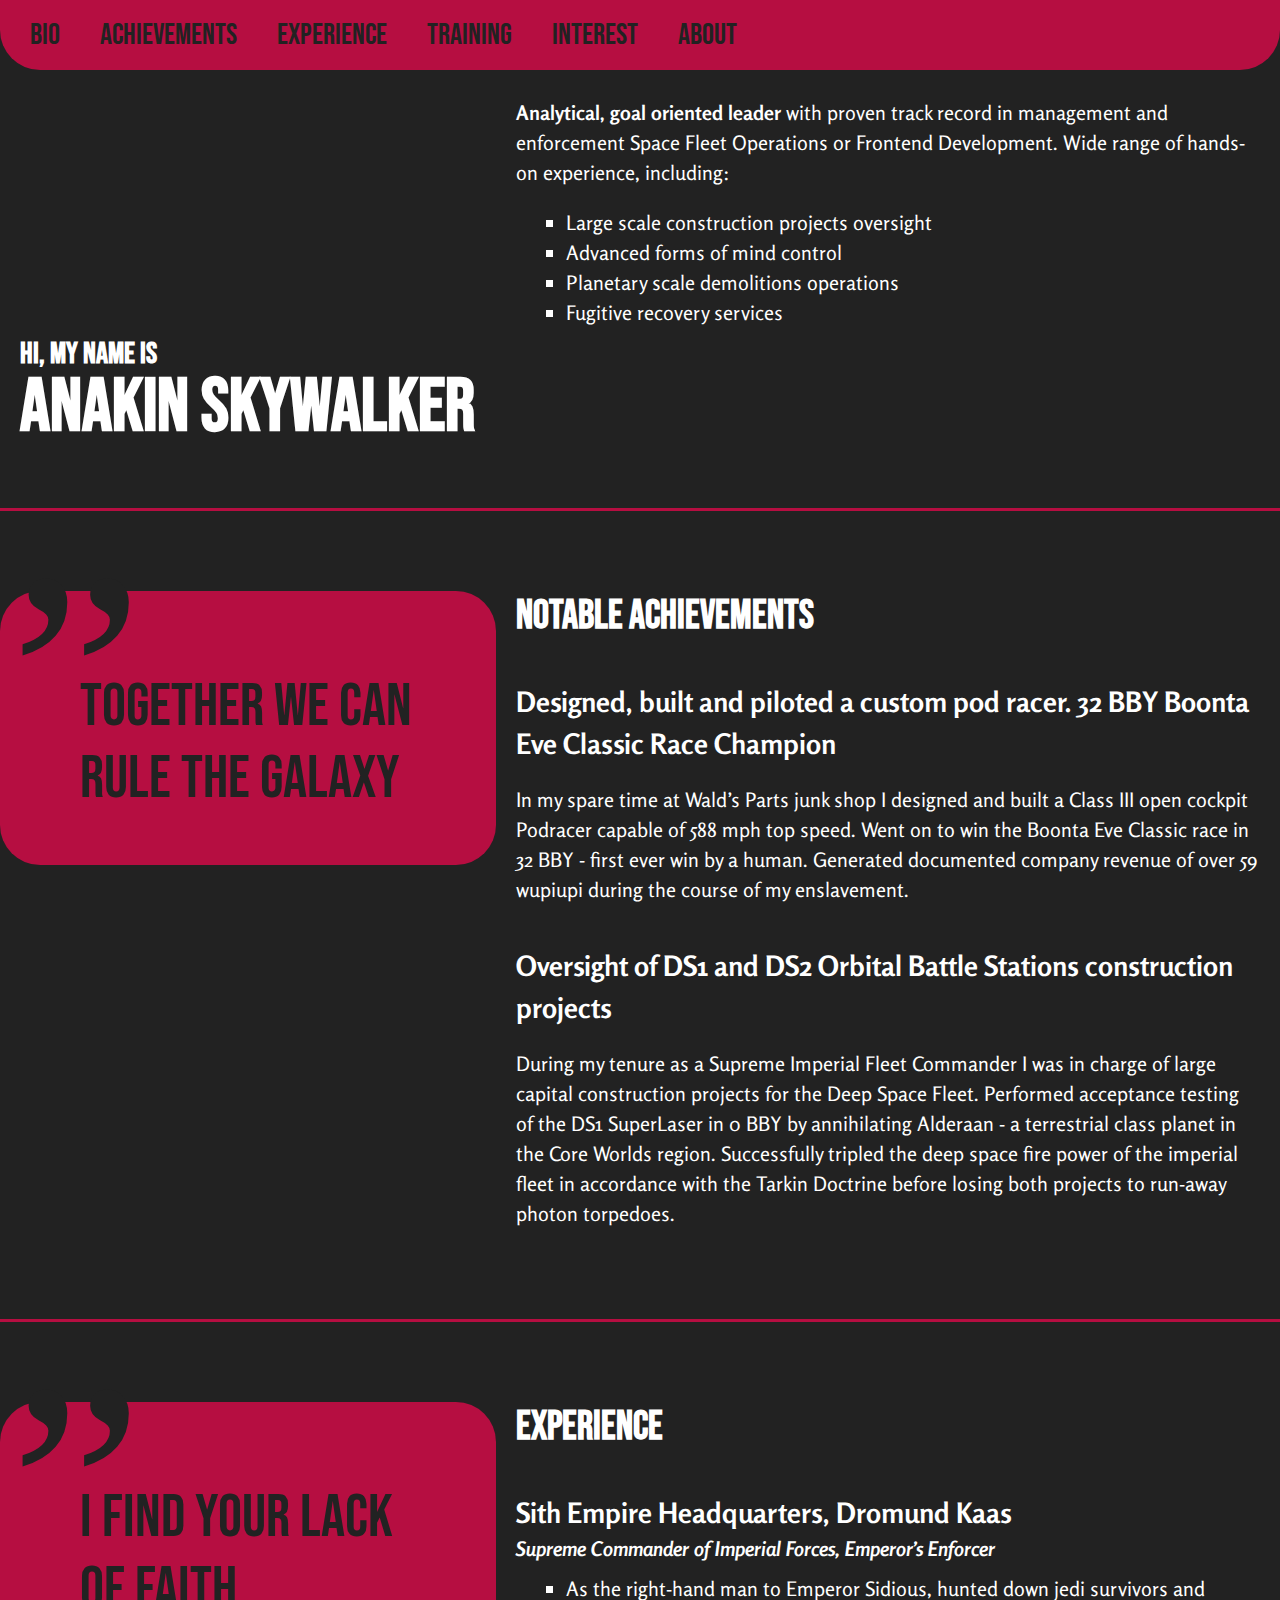
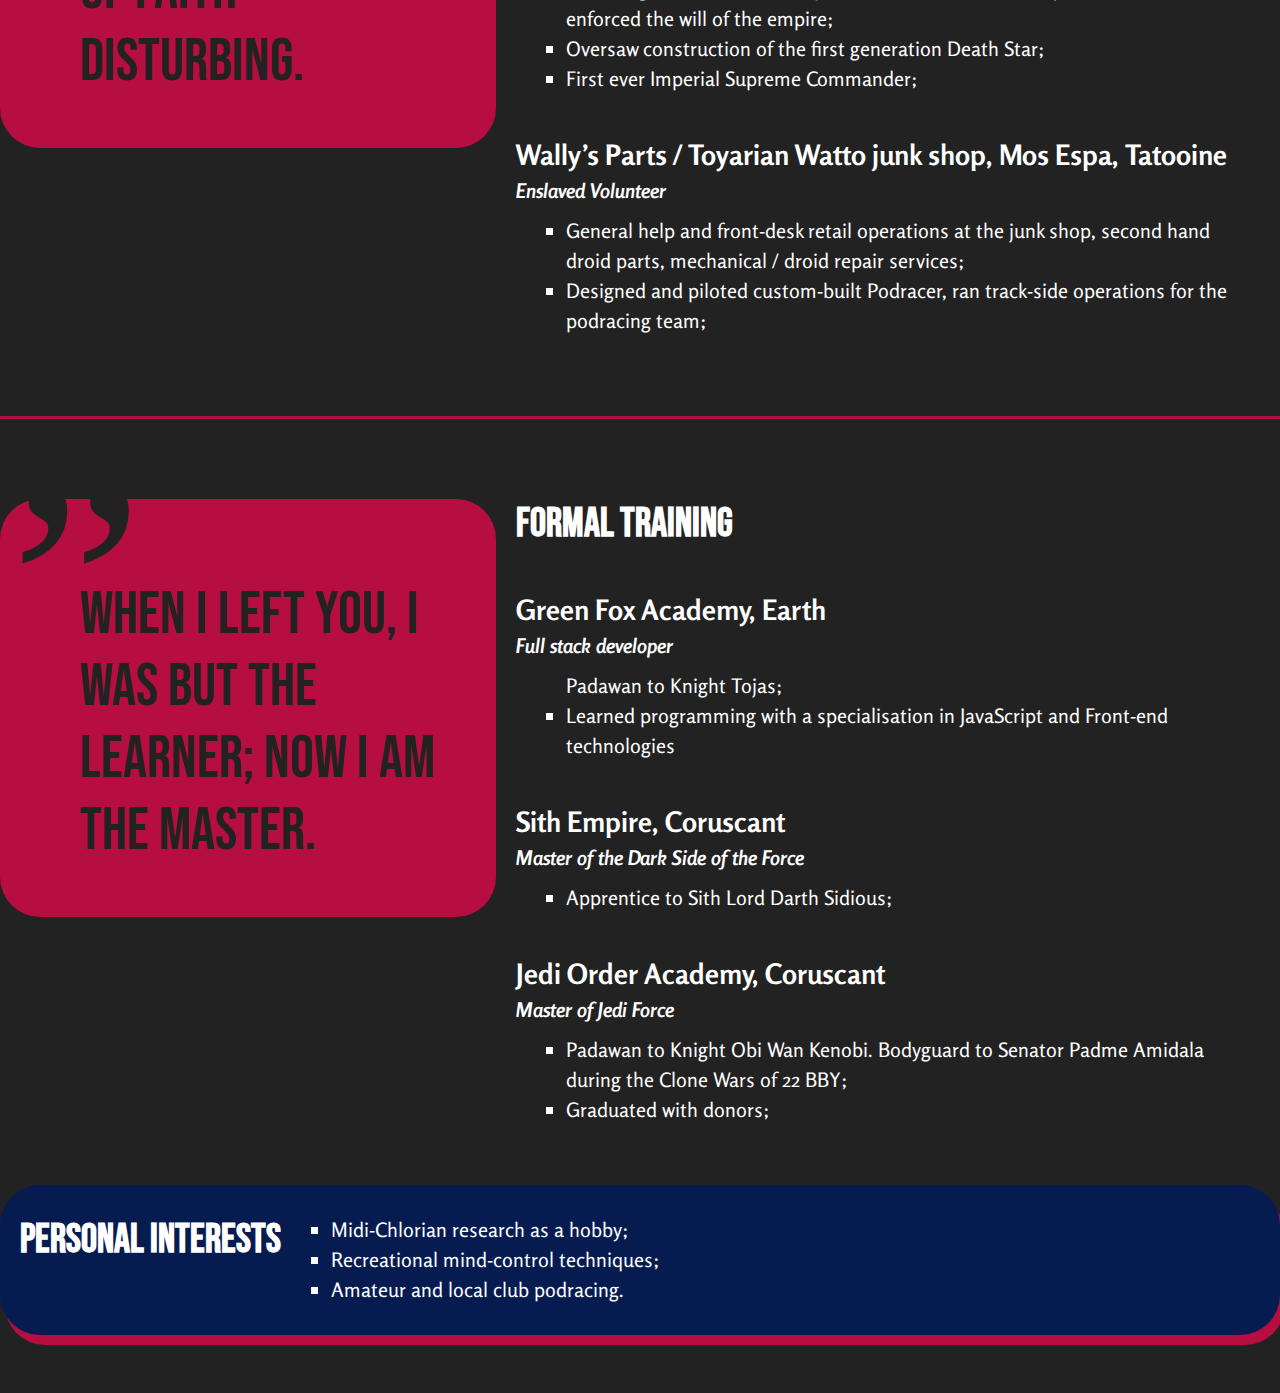
<file: index.html>
<!DOCTYPE html>
<html lang="en" >
<head>
  <meta charset="UTF-8">
  <title>CodePen - 05_anakin02</title>
  <link href="https://fonts.googleapis.com/css2?family=Bebas+Neue&family=Rosario:ital,wght@0,400;1,515&display=swap" rel="stylesheet">
<link rel="stylesheet" href="./style.css">

</head>
<body>
<!-- partial:index.partial.html -->
<html>
<body class="container">

  <nav class="navbar">
  <a class="menu" href="#bio">Bio</a>  
  <a class="menu" href="#achievements">Achievements</a>
  <a class="menu" href="#experience">Experience</a>
  <a class="menu" href="#training">Training</a>
  <a class="menu" href="#interest">Interest</a>
  <a class="menu" href="about.html">About</a>
</nav>



<main>


<section>
<aside>
  <header id="header">
  
<h1 id="bio">Hi, my name is <br> <strong class="anakin"> Anakin Skywalker</strong></h1>
  </header>
  </aside>  
<article>
  <p><strong>Analytical, goal oriented leader</strong> with proven track record in management and enforcement Space Fleet Operations or Frontend Development. Wide range of hands-on experience, including:

<ul>
<li>Large scale construction projects oversight</li>
<li>Advanced forms of mind control</li>
<li>Planetary scale demolitions operations</li>
<li>Fugitive recovery services</li>
  
</ul>
  </p>
  
  </article>
  </section>

<div class="line" ></div>

  
 <section id="achievements">
  <aside>
     <blockquote>Together we can rule the galaxy</blockquote>
  
  </aside>      
    <article>
<h2 >Notable achievements</h2>
<h3>Designed, built and piloted a custom pod racer. 32 BBY Boonta Eve Classic Race Champion</h3>
<p>In my spare time at Wald’s Parts junk shop I designed and built a Class III open cockpit Podracer capable of 588 mph top speed. Went on to win the Boonta Eve Classic race in 32 BBY - first ever win by a human. Generated documented company revenue of over 59 wupiupi during the course of my enslavement.</p>

<h3>Oversight of DS1 and DS2 Orbital Battle Stations construction projects</h3>
<p>During my tenure as a Supreme Imperial Fleet Commander I was in charge of large capital construction projects for the Deep Space Fleet. Performed acceptance testing of the DS1 SuperLaser in 0 BBY by annihilating Alderaan - a terrestrial class planet in the Core Worlds region. Successfully tripled the deep space fire power of the imperial fleet in accordance with the Tarkin Doctrine before losing both projects to run-away photon torpedoes.</p>
</article>
  
 </section> 
   
<div class="line" ></div>
  
 <section id="experience">
   <aside> 
     <blockquote>I find your lack of faith disturbing.</blockquote>
   </aside>
    <article>
      <h2>Experience</h2>
<h3>Sith Empire Headquarters, Dromund Kaas</h3><h4>
Supreme Commander of Imperial Forces, Emperor’s Enforcer</h4>

<ul>
  <li>As the right-hand man to Emperor Sidious, hunted down jedi survivors and enforced the will of the empire;</li>
  <li>Oversaw construction of the first generation Death Star;</li>
  <li>First ever Imperial Supreme Commander;</li>
  
  </ul>
<h3>Wally’s Parts / Toyarian Watto junk shop, Mos Espa, Tatooine</h3>
  <h4>Enslaved Volunteer</h4>

<ul>
  <li>General help and front-desk retail operations at the junk shop, second hand droid parts, mechanical / droid repair services;</li>
  <li>Designed and piloted custom-built Podracer, ran track-side operations for the podracing team;</li>
 
</ul>      
    </article>
  </section>
  
  <div class="line"></div>
  <section id="training">
    <aside>
      <blockquote>When I left you, I was but the learner; now I am the master.</blockquote>
    </aside>
    <article>
      <h2>Formal training</h2>
  
<h3>Green Fox Academy, Earth</h3>
<h4>Full stack developer</h4>

<ul>
  </li>Padawan to Knight Tojas;</li>
  <li>Learned programming with a specialisation in JavaScript and Front-end technologies</li>
</ul>  

<h3>Sith Empire, Coruscant</h3>
<h4>Master of the Dark Side of the Force</h4>

<ul><li>Apprentice to Sith Lord Darth Sidious;</li></ul>

<h3>Jedi Order Academy, Coruscant</h3>
<h4>Master of Jedi Force</h4>

<ul>
  <li>Padawan to Knight Obi Wan Kenobi. Bodyguard to Senator Padme Amidala during the Clone Wars of 22 BBY;</li>
  <li>Graduated with donors;</li></ul>
    </article>
  </section>
  


<section id="interest">
  
  <h2>Personal interests</h2>
<ul>
<li>Midi-Chlorian research as a hobby;</li>
<li>Recreational mind-control techniques;</li>
<li>Amateur and local club podracing.</li>
  </ul></section>


</main>
<footer></footer>

</body>
</html>
<!-- partial -->
  
</body>
</html>
</file>
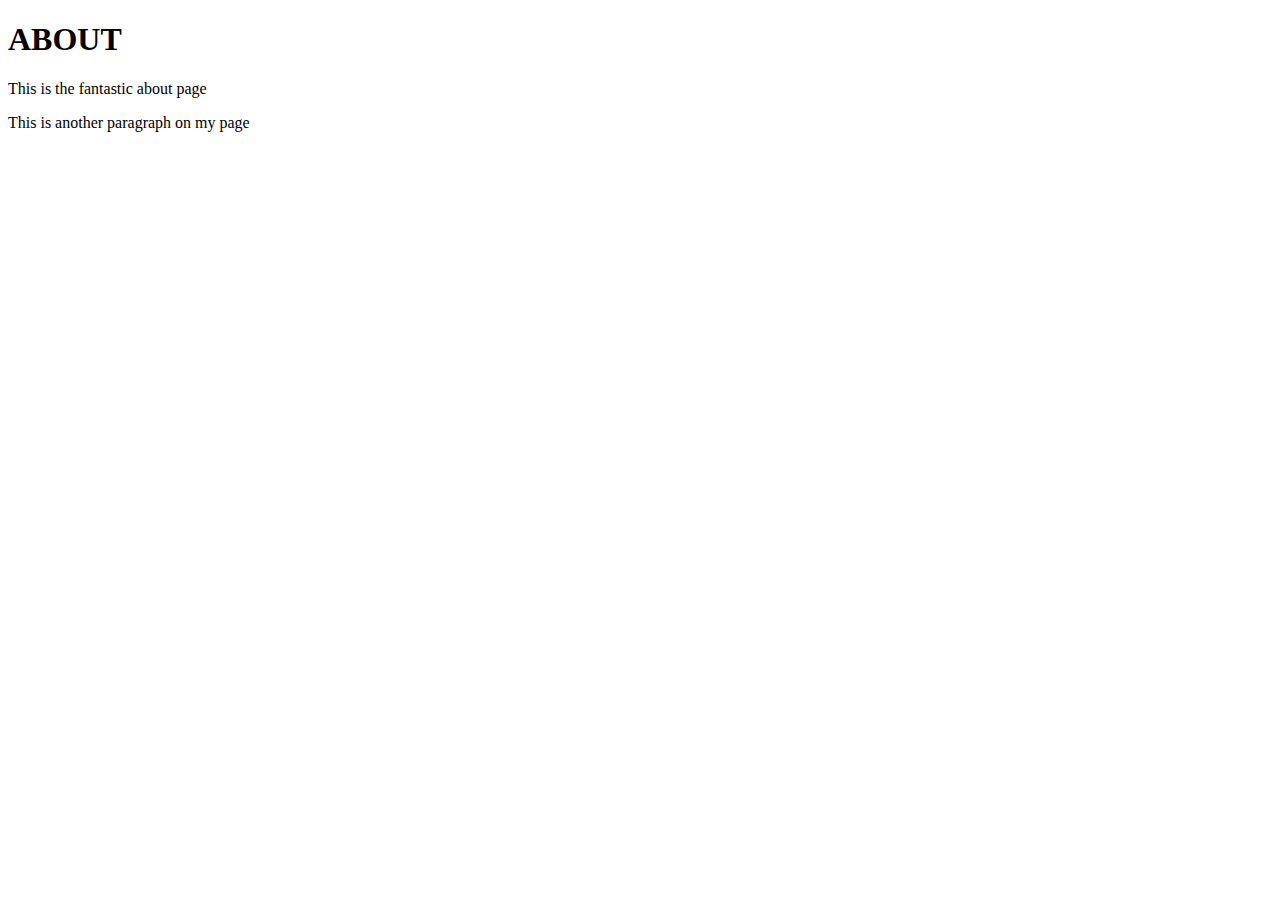
<file: about.html>
<!DOCTYPE html>
<html lang="en">
<head>
    <meta charset="UTF-8">
    <meta name="viewport" content="width=device-width, initial-scale=1.0">
    <title>Document</title>
</head>
<body>
    <h1>ABOUT</h1>
    <p>This is the fantastic about page</p>
    <p>This is another paragraph on my page</p>
</body>
</html>
</file>
<file: style.css>
.container{
  width:1280px;
  margin-left:auto;
  margin-right:auto;
  color:white;
}

.navbar{
  height:70px;
  background:#b60e41;
  position:fixed;
  display:flex;
  width:1280px;
  top:0px;
  overflow:hidden;
  z-index:1;
  padding:10px;
  box-sizing:border-box;
  align-items:center;
  border-radius:0px 0px 40px 40px
  
  
}

.menu{
  color:#222;
  font-family: 'Bebas Neue', cursive;
  font-size: 30px;
  text-decoration:none;
  margin:0px 20px
  
}

header {
  min-width 250px;
  min-height:450px;
  margin-left:auto;
  margin-right:auto;
  background-image: url("https://sm.ign.com/t/ign_hu/screenshot/d/darthvader/darthvaderjpg_2jwy.1280.jpg");
  background-size:cover;
  background-position:center;
  
  display:flex;
  align-items:flex-end;
  padding:20px;
  box-sizing:border-box;  
  
}

h1{
font-family: 'Bebas Neue', cursive;
margin-top:0px;
margin-left:0px;
  font-size:30px;
  line-height:180%;
  position:absolute;
  min-width
}

.anakin{
  font-size:250%;
}

main{
  
font-family: 'Rosario', sans-serif;
  font-size: 20px;
  line-height:150%;
  
  margin-left:auto;
  margin-right:auto;
  
}

h2 {
  display:block;
  margin:20px 0px 50px 0px;
  text-transform:uppercase;
  font-size:40px;
  font-family: 'Bebas Neue', cursive;

    
}
h3{
    margin:40px 0px 0px 0px; 
    font-size:28px;
  line-height:150%


}
h4{
  margin:0px ; 
  font-family: 'Rosario', sans-serif;
  font-style:italic;
  
    

}

p{
}


.line{
  background:#b60e41;
  height:3px;
  margin-top:20px;
}
ul{
  margin:10px;
  list-style-type:square;
}

footer{
  height:50px;
}


section{
  display:flex;
  padding-top:20px
}

article{
  width:60%;
  padding:50px 20px;
}

aside{
  width:40%;
  padding-top:10px;
}
blockquote{
  background:#b60e41;
  color:#222;
font-family: 'Bebas Neue', cursive;
  font-size:300%;
  margin:50px 0px;
  padding:80px 50px 50px 80px;
  line-height:120%;
  flex-grow:2;
  border-radius:40px
}

blockquote::before{
  content: '”';  
  font-family: 'Abril Fatface', cursive;
  font-size:500%;
  position:absolute;
  margin-top:-30px;
  margin-left:-70px;

  padding:0px;
}

#interest{
  background:#061c51;
  color:white;
  padding:20px 20px;
  border-radius:40px;
  box-shadow: 5px 10px #b60e41;

  
}

html {
  background: #222;
}
</file>
